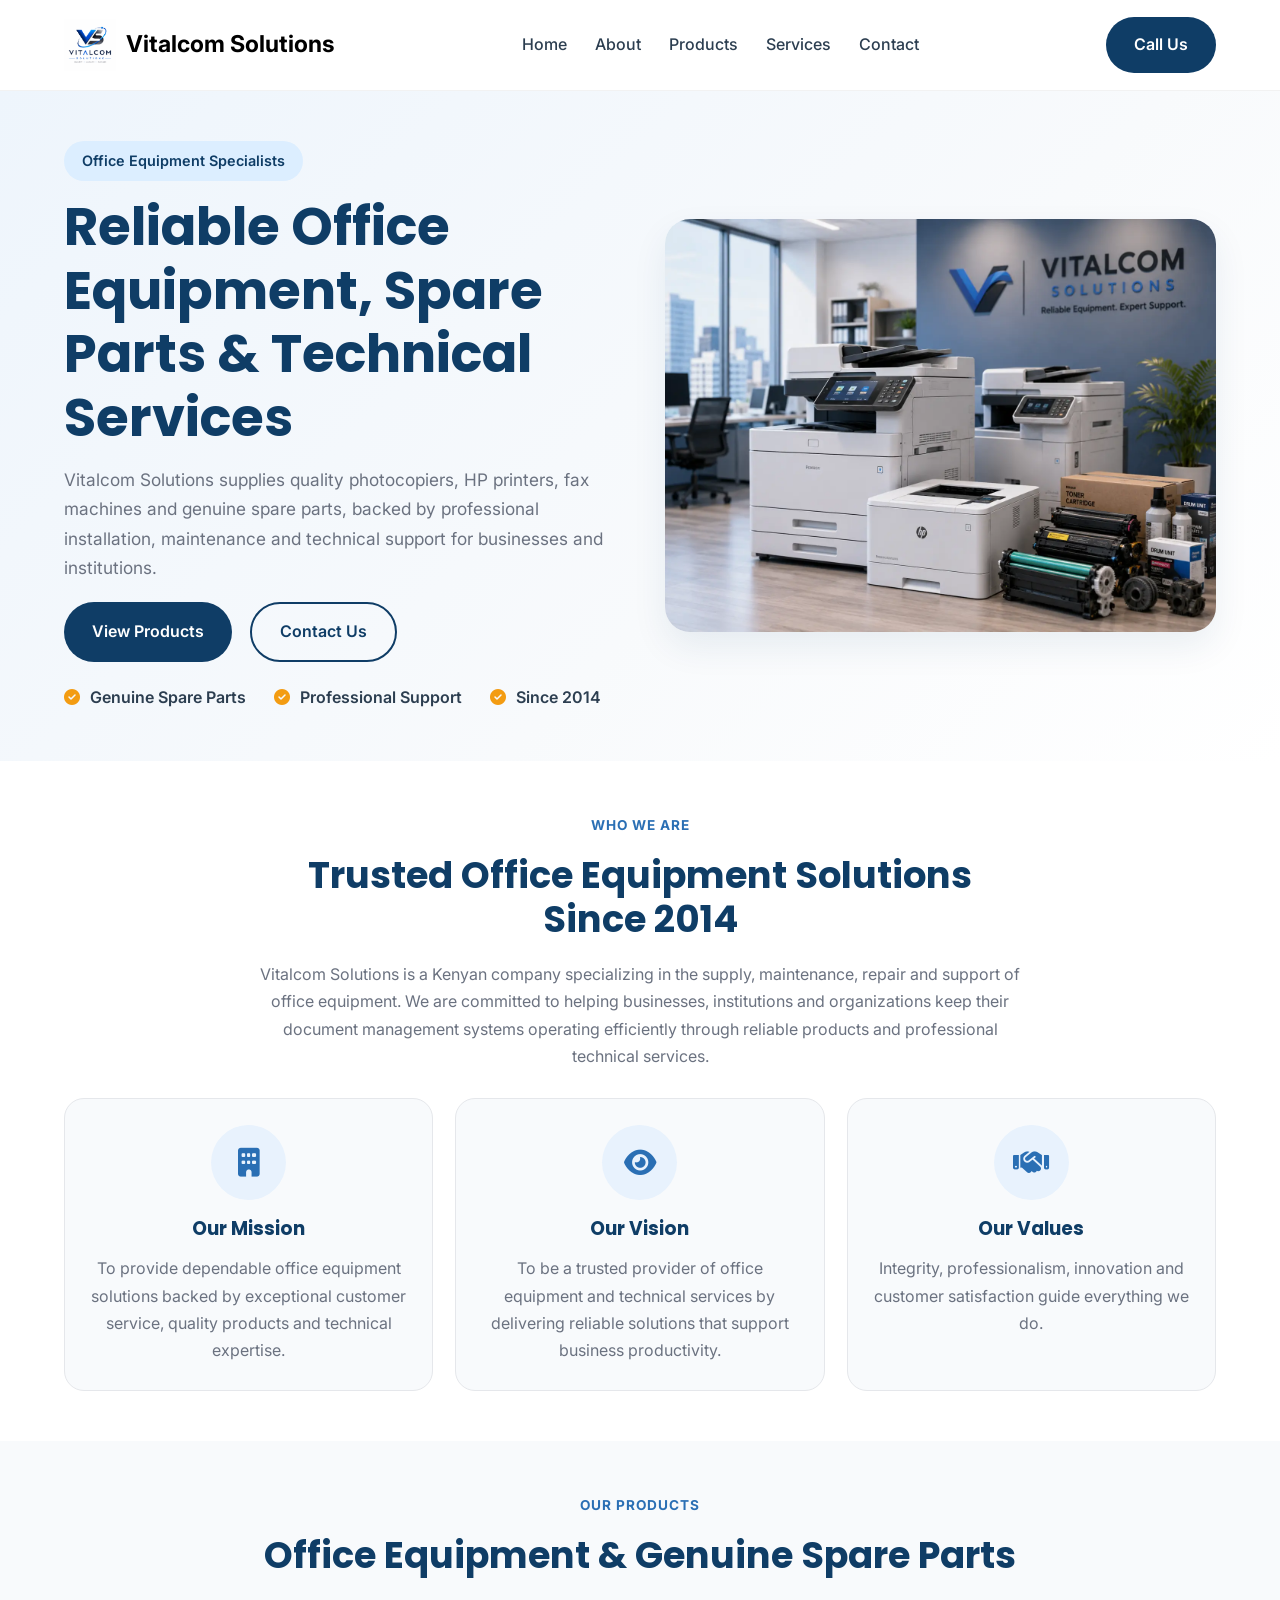
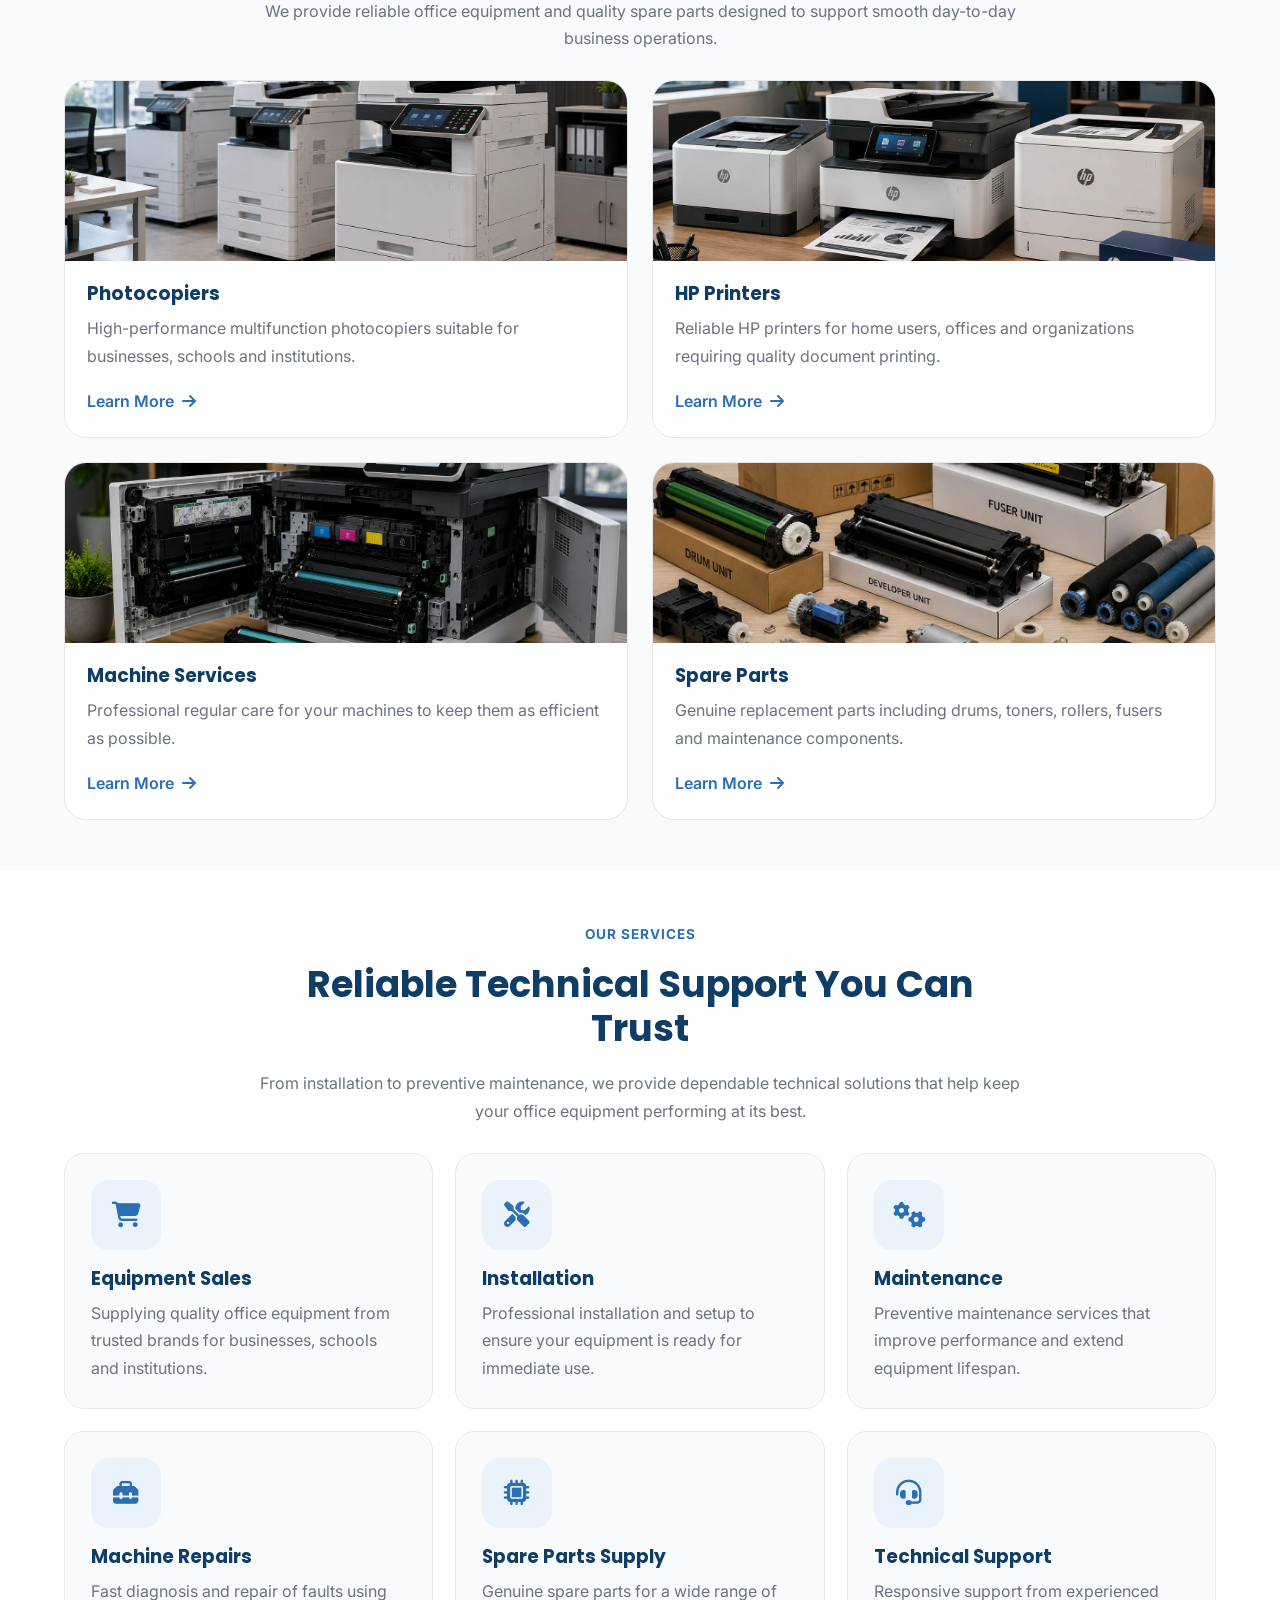
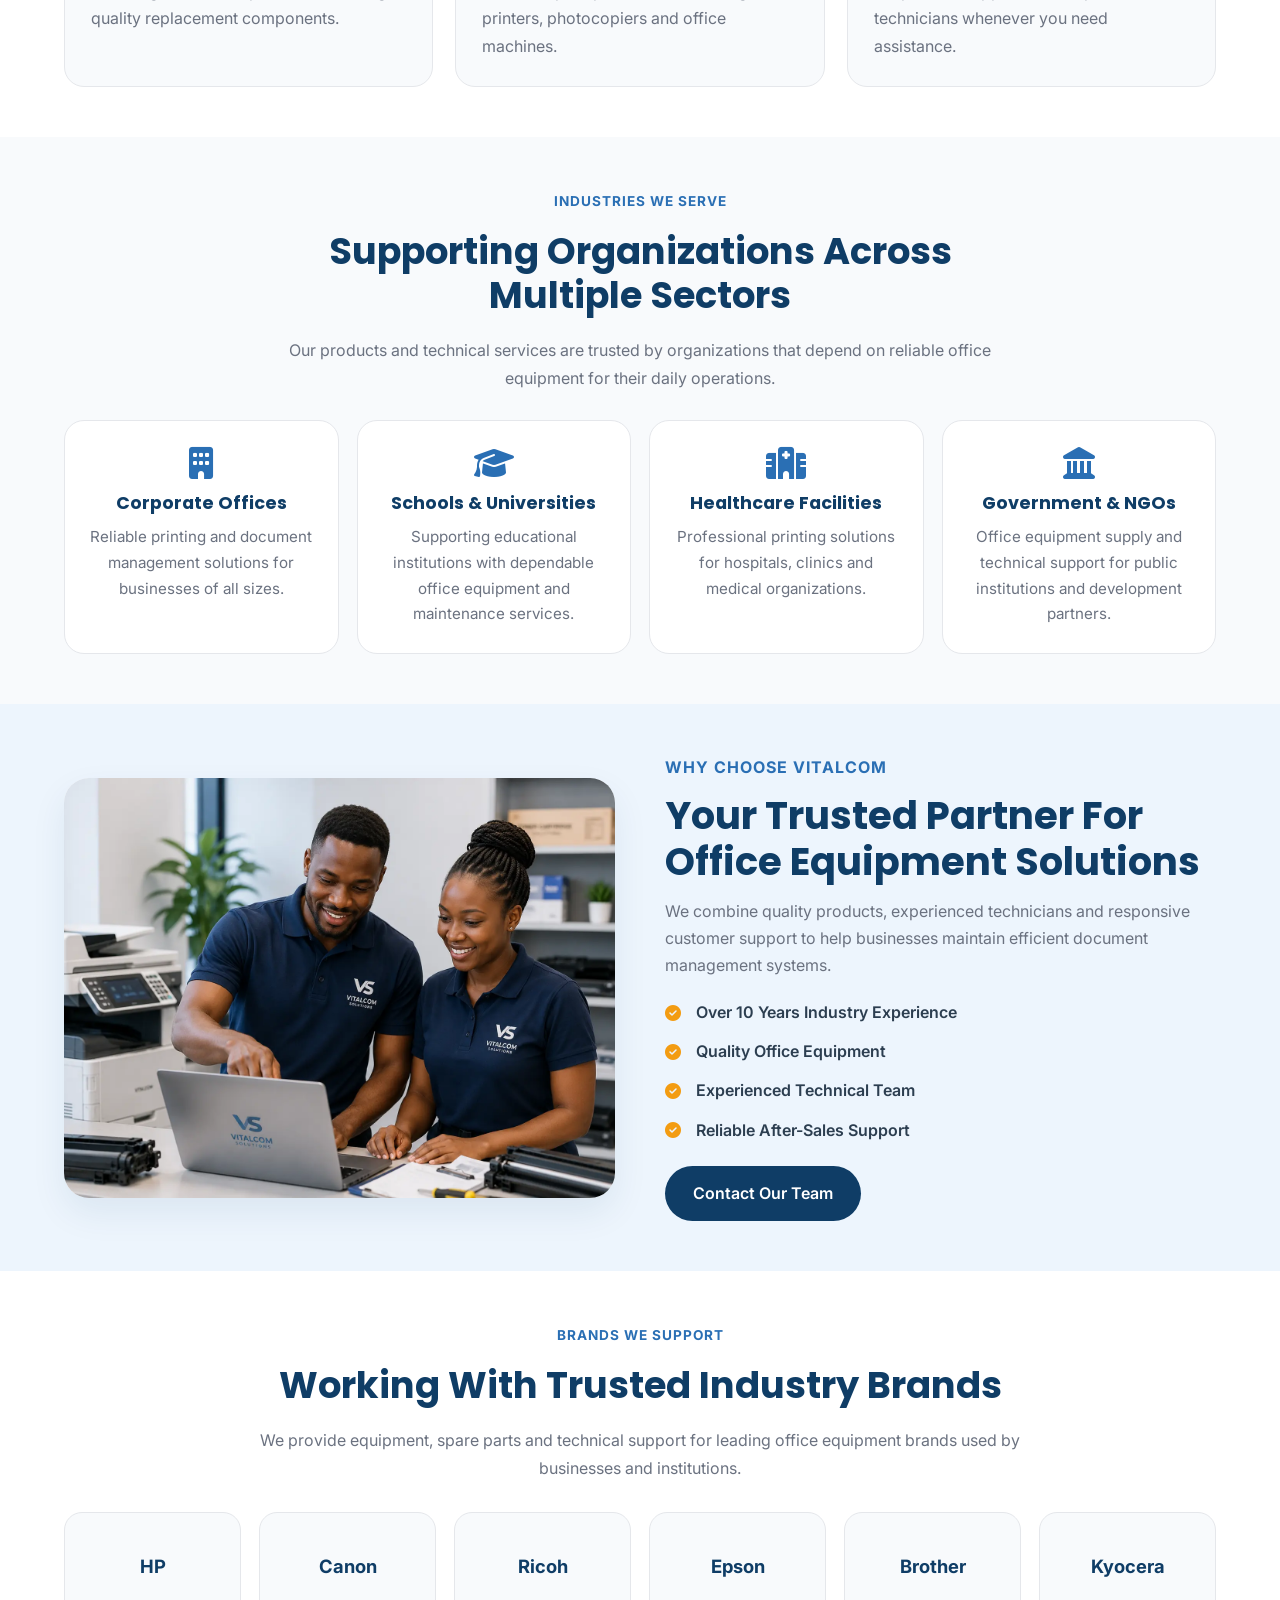
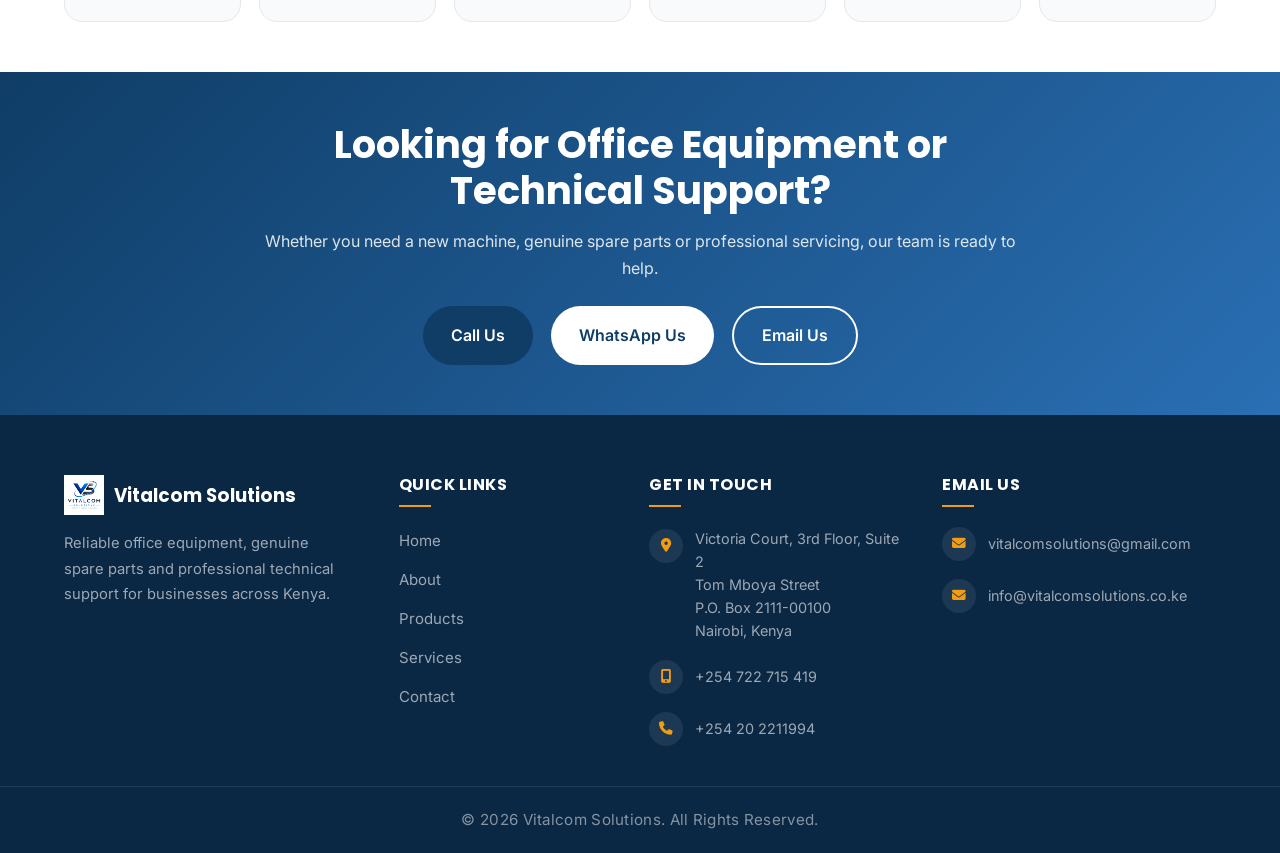
<file: index.html>
<!doctype html>
<html lang="en">
  <head>
    <!-- ===================================
         META INFORMATION
    ==================================== -->
    <meta charset="UTF-8" />
    <meta name="viewport" content="width=device-width, initial-scale=1.0" />

    <title>Vitalcom Solutions | Office Equipment & Technical Services</title>

    <meta
      name="description"
      content="Vitalcom Solutions provides professional office equipment, photocopiers, HP printers, fax machines, spare parts, maintenance and technical support across Kenya."
    />

    <!-- Google Fonts -->
    <link rel="preconnect" href="https://fonts.googleapis.com" />
    <link rel="preconnect" href="https://fonts.gstatic.com" crossorigin />

    <link
      href="https://fonts.googleapis.com/css2?family=Inter:wght@300;400;500;600&family=Poppins:wght@400;500;600;700&display=swap"
      rel="stylesheet"
    />

    <!-- CSS -->
    <link rel="stylesheet" href="css/style.css" />

    <!-- Icons -->
    <link
      rel="stylesheet"
      href="https://cdnjs.cloudflare.com/ajax/libs/font-awesome/6.7.2/css/all.min.css"
    />

    <link rel="icon" href="/images/vslogo.webp" />
  </head>

  <body>
    <!-- ===================================
     HEADER
==================================== -->

    <header class="header">
      <div class="container">
        <a href="index.html" class="logo">
          <img src="images/vslogo.webp" alt="Vitalcom Solutions Logo" />
          <span class="logo-text">Vitalcom Solutions</span>
        </a>

        <nav class="navbar" id="navbar">
          <ul class="nav-links">
            <li><a href="#home">Home</a></li>

            <li><a href="#about">About</a></li>

            <li><a href="products.html">Products</a></li>

            <li><a href="#services">Services</a></li>

            <li><a href="#contact">Contact</a></li>
          </ul>
        </nav>

        <a href="tel:+254722715419" class="btn btn-primary"> Call Us </a>

        <button class="mobile-menu" id="menuToggle">
          <i class="fa-solid fa-bars"></i>
        </button>
      </div>
    </header>

    <div class="nav-overlay" id="navOverlay"></div>

    <!-- ===================================
     MAIN
==================================== -->

    <main>
      <!-- ===================================
     HERO SECTION
==================================== -->

      <section class="hero" id="home">
        <div class="container hero-grid">
          <!-- LEFT -->

          <div class="hero-content">
            <span class="hero-tag"> Office Equipment Specialists </span>

            <h1>Reliable Office Equipment, Spare Parts & Technical Services</h1>

            <p>
              Vitalcom Solutions supplies quality photocopiers, HP printers, fax
              machines and genuine spare parts, backed by professional
              installation, maintenance and technical support for businesses and
              institutions.
            </p>

            <div class="hero-buttons">
              <a href="products.html" class="btn btn-primary">
                View Products
              </a>

              <a href="#contact" class="btn btn-secondary"> Contact Us </a>
            </div>

            <div class="hero-highlights">
              <div>
                <i class="fa-solid fa-circle-check"></i>

                Genuine Spare Parts
              </div>

              <div>
                <i class="fa-solid fa-circle-check"></i>

                Professional Support
              </div>

              <div>
                <i class="fa-solid fa-circle-check"></i>

                Since 2014
              </div>
            </div>
          </div>

          <!-- RIGHT -->

          <div class="hero-image">
            <div class="hero-image-placeholder">
              <img
                src="images/hero.webp"
                alt="Vitalcom Solutions office equipment"
              />
            </div>
          </div>
        </div>
      </section>

      <!-- ===================================
     ABOUT SECTION
==================================== -->

      <section class="about" id="about">
        <div class="container">
          <div class="section-heading">
            <span>Who We Are</span>

            <h2>Trusted Office Equipment Solutions Since 2014</h2>

            <p>
              Vitalcom Solutions is a Kenyan company specializing in the supply,
              maintenance, repair and support of office equipment. We are
              committed to helping businesses, institutions and organizations
              keep their document management systems operating efficiently
              through reliable products and professional technical services.
            </p>
          </div>

          <div class="about-grid">
            <div class="about-card">
              <i class="fa-solid fa-building"></i>

              <h3>Our Mission</h3>

              <p>
                To provide dependable office equipment solutions backed by
                exceptional customer service, quality products and technical
                expertise.
              </p>
            </div>

            <div class="about-card">
              <i class="fa-solid fa-eye"></i>

              <h3>Our Vision</h3>

              <p>
                To be a trusted provider of office equipment and technical
                services by delivering reliable solutions that support business
                productivity.
              </p>
            </div>

            <div class="about-card">
              <i class="fa-solid fa-handshake"></i>

              <h3>Our Values</h3>

              <p>
                Integrity, professionalism, innovation and customer satisfaction
                guide everything we do.
              </p>
            </div>
          </div>
        </div>
      </section>

      <!-- ===================================
     PRODUCTS OVERVIEW
==================================== -->

      <section class="products-preview">
        <div class="container">
          <div class="section-heading">
            <span>Our Products</span>

            <h2>Office Equipment & Genuine Spare Parts</h2>

            <p>
              We provide reliable office equipment and quality spare parts
              designed to support smooth day-to-day business operations.
            </p>
          </div>

          <div class="product-grid">
            <!-- Card 1 -->

            <article class="product-card">
              <div class="product-image">
                <img src="images/photocopiers.webp" alt="Photocopiers" />
              </div>

              <div class="product-content">
                <h3>Photocopiers</h3>

                <p>
                  High-performance multifunction photocopiers suitable for
                  businesses, schools and institutions.
                </p>

                <a href="products.html">
                  Learn More

                  <i class="fa-solid fa-arrow-right"></i>
                </a>
              </div>
            </article>

            <!-- Card 2 -->

            <article class="product-card">
              <div class="product-image">
                <img src="images/hp-printers.webp" alt="HP Printers" />
              </div>

              <div class="product-content">
                <h3>HP Printers</h3>

                <p>
                  Reliable HP printers for home users, offices and organizations
                  requiring quality document printing.
                </p>

                <a href="products.html">
                  Learn More

                  <i class="fa-solid fa-arrow-right"></i>
                </a>
              </div>
            </article>

            <!-- Card 3 -->

            <article class="product-card">
              <div class="product-image">
                <img src="images/services.webp" alt="Fax Machines" />
              </div>

              <div class="product-content">
                <h3>Machine Services</h3>

                <p>
                  Professional regular care for your machines to keep them as
                  efficient as possible.
                </p>

                <a href="products.html">
                  Learn More

                  <i class="fa-solid fa-arrow-right"></i>
                </a>
              </div>
            </article>

            <!-- Card 4 -->

            <article class="product-card">
              <div class="product-image">
                <img src="images/spare-parts.webp" alt="Spare Parts" />
              </div>

              <div class="product-content">
                <h3>Spare Parts</h3>

                <p>
                  Genuine replacement parts including drums, toners, rollers,
                  fusers and maintenance components.
                </p>

                <a href="products.html">
                  Learn More

                  <i class="fa-solid fa-arrow-right"></i>
                </a>
              </div>
            </article>
          </div>
        </div>
      </section>

      <!-- ===================================
     SERVICES
==================================== -->

      <section class="services" id="services">
        <div class="container">
          <div class="section-heading">
            <span>Our Services</span>

            <h2>Reliable Technical Support You Can Trust</h2>

            <p>
              From installation to preventive maintenance, we provide dependable
              technical solutions that help keep your office equipment
              performing at its best.
            </p>
          </div>

          <div class="services-grid">
            <article class="service-card">
              <div class="service-icon">
                <i class="fa-solid fa-cart-shopping"></i>
              </div>

              <h3>Equipment Sales</h3>

              <p>
                Supplying quality office equipment from trusted brands for
                businesses, schools and institutions.
              </p>
            </article>

            <article class="service-card">
              <div class="service-icon">
                <i class="fa-solid fa-screwdriver-wrench"></i>
              </div>

              <h3>Installation</h3>

              <p>
                Professional installation and setup to ensure your equipment is
                ready for immediate use.
              </p>
            </article>

            <article class="service-card">
              <div class="service-icon">
                <i class="fa-solid fa-gears"></i>
              </div>

              <h3>Maintenance</h3>

              <p>
                Preventive maintenance services that improve performance and
                extend equipment lifespan.
              </p>
            </article>

            <article class="service-card">
              <div class="service-icon">
                <i class="fa-solid fa-toolbox"></i>
              </div>

              <h3>Machine Repairs</h3>

              <p>
                Fast diagnosis and repair of faults using quality replacement
                components.
              </p>
            </article>

            <article class="service-card">
              <div class="service-icon">
                <i class="fa-solid fa-microchip"></i>
              </div>

              <h3>Spare Parts Supply</h3>

              <p>
                Genuine spare parts for a wide range of printers, photocopiers
                and office machines.
              </p>
            </article>

            <article class="service-card">
              <div class="service-icon">
                <i class="fa-solid fa-headset"></i>
              </div>

              <h3>Technical Support</h3>

              <p>
                Responsive support from experienced technicians whenever you
                need assistance.
              </p>
            </article>
          </div>
        </div>
      </section>

      <!-- ===================================
     INDUSTRIES WE SERVE
==================================== -->

      <section class="industries">
        <div class="container">
          <div class="section-heading">
            <span>Industries We Serve</span>

            <h2>Supporting Organizations Across Multiple Sectors</h2>

            <p>
              Our products and technical services are trusted by organizations
              that depend on reliable office equipment for their daily
              operations.
            </p>
          </div>

          <div class="industries-grid">
            <article class="industry-card">
              <i class="fa-solid fa-building"></i>

              <h3>Corporate Offices</h3>

              <p>
                Reliable printing and document management solutions for
                businesses of all sizes.
              </p>
            </article>

            <article class="industry-card">
              <i class="fa-solid fa-graduation-cap"></i>

              <h3>Schools & Universities</h3>

              <p>
                Supporting educational institutions with dependable office
                equipment and maintenance services.
              </p>
            </article>

            <article class="industry-card">
              <i class="fa-solid fa-hospital"></i>

              <h3>Healthcare Facilities</h3>

              <p>
                Professional printing solutions for hospitals, clinics and
                medical organizations.
              </p>
            </article>

            <article class="industry-card">
              <i class="fa-solid fa-landmark"></i>

              <h3>Government & NGOs</h3>

              <p>
                Office equipment supply and technical support for public
                institutions and development partners.
              </p>
            </article>
          </div>
        </div>
      </section>

      <!-- ===================================
     WHY CHOOSE US
==================================== -->

      <section class="why-us">
        <div class="container why-grid">
          <!-- Left -->

          <div class="why-image">
            <div class="why-placeholder">
              <img
                src="images/vs-team.webp"
                alt="Vitalcom Solutions technical team"
              />
            </div>
          </div>

          <!-- Right -->

          <div class="why-content">
            <span class="section-tag"> Why Choose Vitalcom </span>

            <h2>Your Trusted Partner For Office Equipment Solutions</h2>

            <p>
              We combine quality products, experienced technicians and
              responsive customer support to help businesses maintain efficient
              document management systems.
            </p>

            <div class="why-list">
              <div>
                <i class="fa-solid fa-circle-check"></i>

                <span>Over 10 Years Industry Experience</span>
              </div>

              <div>
                <i class="fa-solid fa-circle-check"></i>

                <span>Quality Office Equipment</span>
              </div>

              <div>
                <i class="fa-solid fa-circle-check"></i>

                <span>Experienced Technical Team</span>
              </div>

              <div>
                <i class="fa-solid fa-circle-check"></i>

                <span>Reliable After-Sales Support</span>
              </div>
            </div>

            <a href="#contact" class="btn btn-primary"> Contact Our Team </a>
          </div>
        </div>
      </section>

      <!-- ===================================
     BRANDS
==================================== -->

      <section class="brands">
        <div class="container">
          <div class="section-heading">
            <span>Brands We Support</span>

            <h2>Working With Trusted Industry Brands</h2>

            <p>
              We provide equipment, spare parts and technical support for
              leading office equipment brands used by businesses and
              institutions.
            </p>
          </div>

          <div class="brands-grid">
            <div class="brand-card">HP</div>

            <div class="brand-card">Canon</div>

            <div class="brand-card">Ricoh</div>

            <div class="brand-card">Epson</div>

            <div class="brand-card">Brother</div>

            <div class="brand-card">Kyocera</div>
          </div>
        </div>
      </section>

      <!-- ===================================
     CONTACT CTA
==================================== -->

      <section class="contact-cta" id="contact">
        <div class="container">
          <div class="cta-box">
            <h2>Looking for Office Equipment or Technical Support?</h2>

            <p>
              Whether you need a new machine, genuine spare parts or
              professional servicing, our team is ready to help.
            </p>

            <div class="cta-buttons">
              <a href="tel:+254722715419" class="btn btn-primary"> Call Us </a>

              <a
                href="https://wa.me/254722715419?text=Hi%2C%20I%27d%20like%20to%20enquire%20about%20your%20office%20equipment"
                class="btn btn-whatsapp"
                target="_blank"
              >
                WhatsApp Us
              </a>

              <a
                href="mailto:vitalcomsolutions@gmail.com?cc=thomas@vitalcomsolutions.co.ke&subject=Office%20Equipment%20Enquiry"
                class="btn btn-secondary"
              >
                Email Us
              </a>
            </div>
          </div>
        </div>
      </section>
    </main>

    <!-- ===================================
     FOOTER
==================================== -->

    <footer class="footer">
      <div class="container footer-grid">
        <div class="footer-col footer-brand">
          <a href="index.html" class="footer-logo">
            <img src="images/vslogo.webp" alt="Vitalcom Solutions Logo" />
            <span>Vitalcom Solutions</span>
          </a>

          <p>
            Reliable office equipment, genuine spare parts and professional
            technical support for businesses across Kenya.
          </p>
        </div>

        <div class="footer-col">
          <h4>Quick Links</h4>

          <ul class="footer-links">
            <li><a href="index.html#home">Home</a></li>

            <li><a href="index.html#about">About</a></li>

            <li><a href="products.html">Products</a></li>

            <li><a href="index.html#services">Services</a></li>

            <li><a href="index.html#contact">Contact</a></li>
          </ul>
        </div>

        <div class="footer-col">
          <h4>Get In Touch</h4>

          <ul class="footer-contact">
            <li class="footer-address">
              <i class="fa-solid fa-location-dot"></i>

              <span>
                Victoria Court, 3rd Floor, Suite 2<br />
                Tom Mboya Street<br />
                P.O. Box 2111-00100<br />
                Nairobi, Kenya
              </span>
            </li>

            <li>
              <i class="fa-solid fa-mobile-screen-button"></i>

              <a href="tel:+254722715419">+254 722 715 419</a>
            </li>

            <li>
              <i class="fa-solid fa-phone"></i>

              <a href="tel:+254202211994">+254 20 2211994</a>
            </li>
          </ul>
        </div>

        <div class="footer-col">
          <h4>Email Us</h4>

          <ul class="footer-contact">
            <li>
              <i class="fa-solid fa-envelope"></i>

              <a
                href="mailto:vitalcomsolutions@gmail.com?cc=thomas@vitalcomsolutions.co.ke&subject=Service%20Enquiry"
              >
                vitalcomsolutions@gmail.com
              </a>
            </li>

            <li>
              <i class="fa-solid fa-envelope"></i>

              <a
                href="mailto:Info@vitalcomsolutions.co.ke?cc=thomas@vitalcomsolutions.co.ke&subject=Service%20Enquiry"
              >
                info@vitalcomsolutions.co.ke
              </a>
            </li>
          </ul>
        </div>
      </div>

      <div class="footer-bottom">
        <div class="container">
          <div class="copyright">
            © 2026 Vitalcom Solutions. All Rights Reserved.
          </div>
        </div>
      </div>
    </footer>

    <script src="js/script.js"></script>
  </body>
</html>
</file>
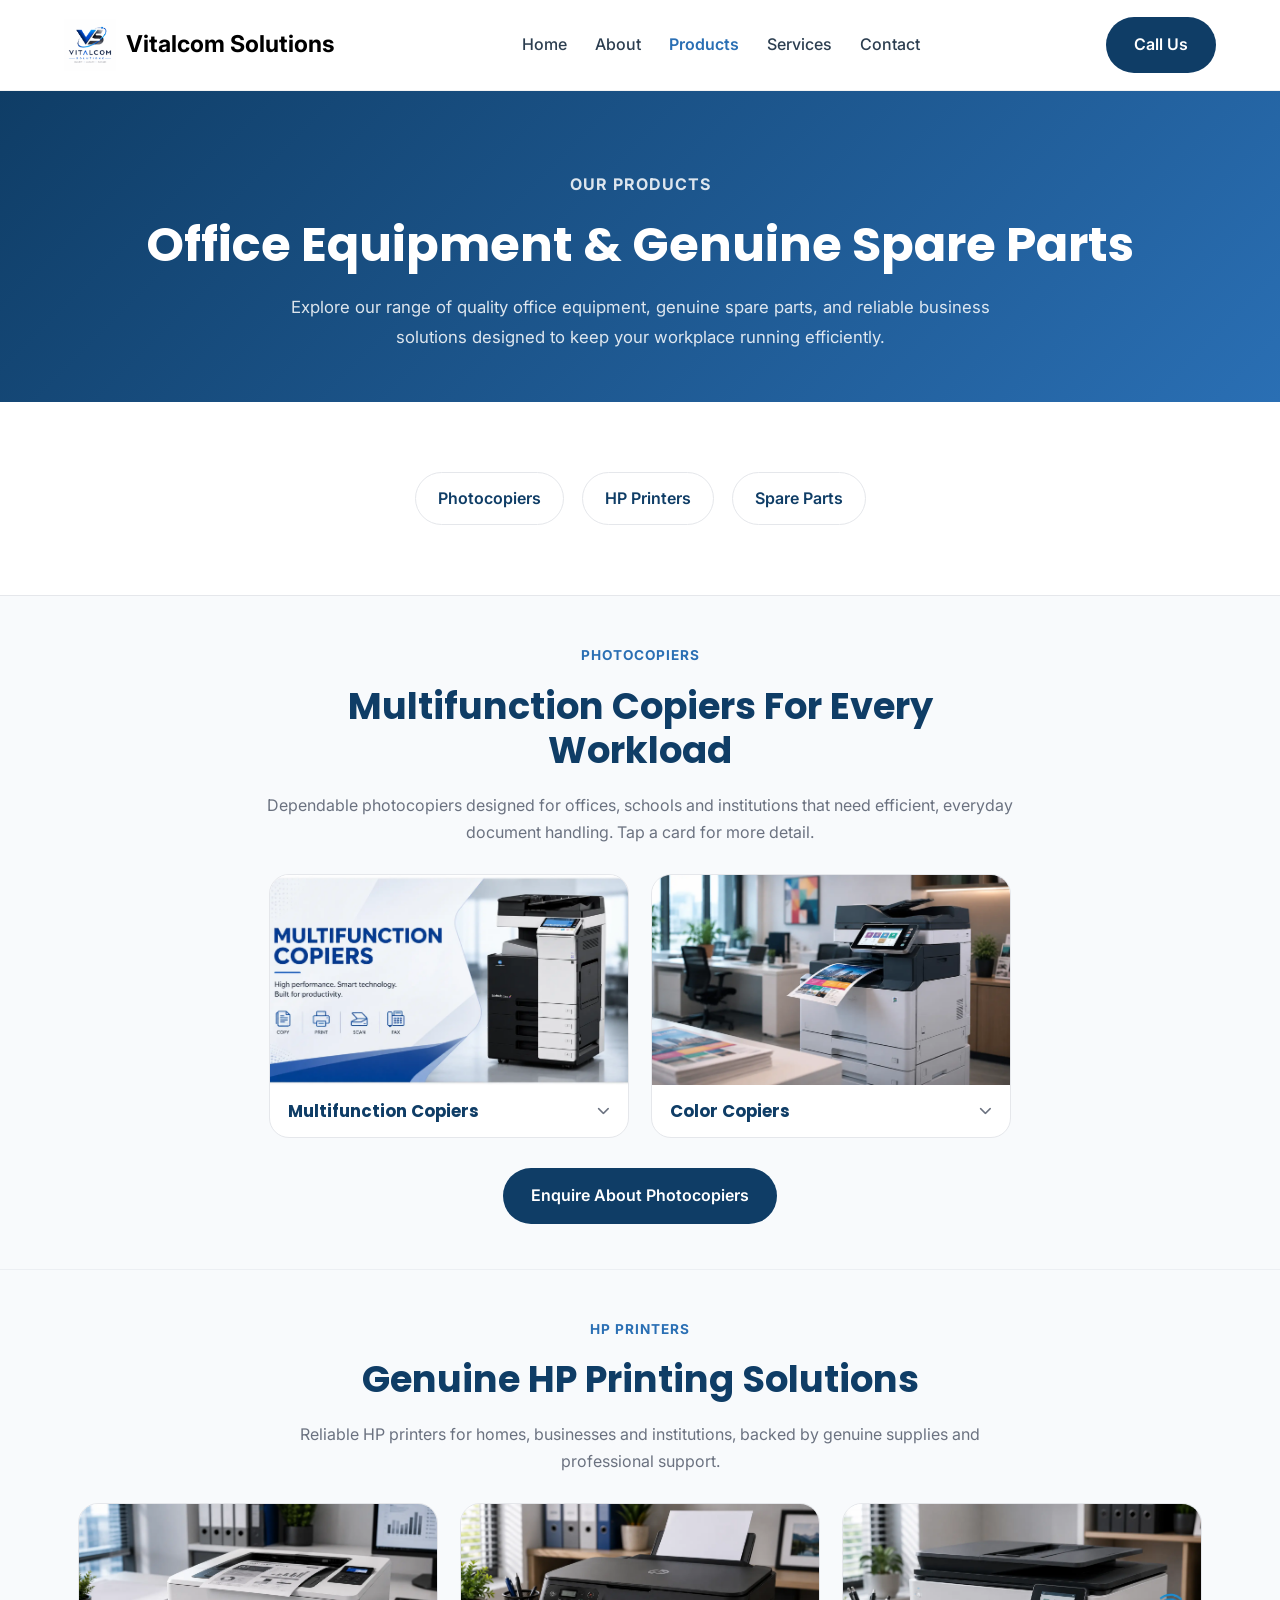
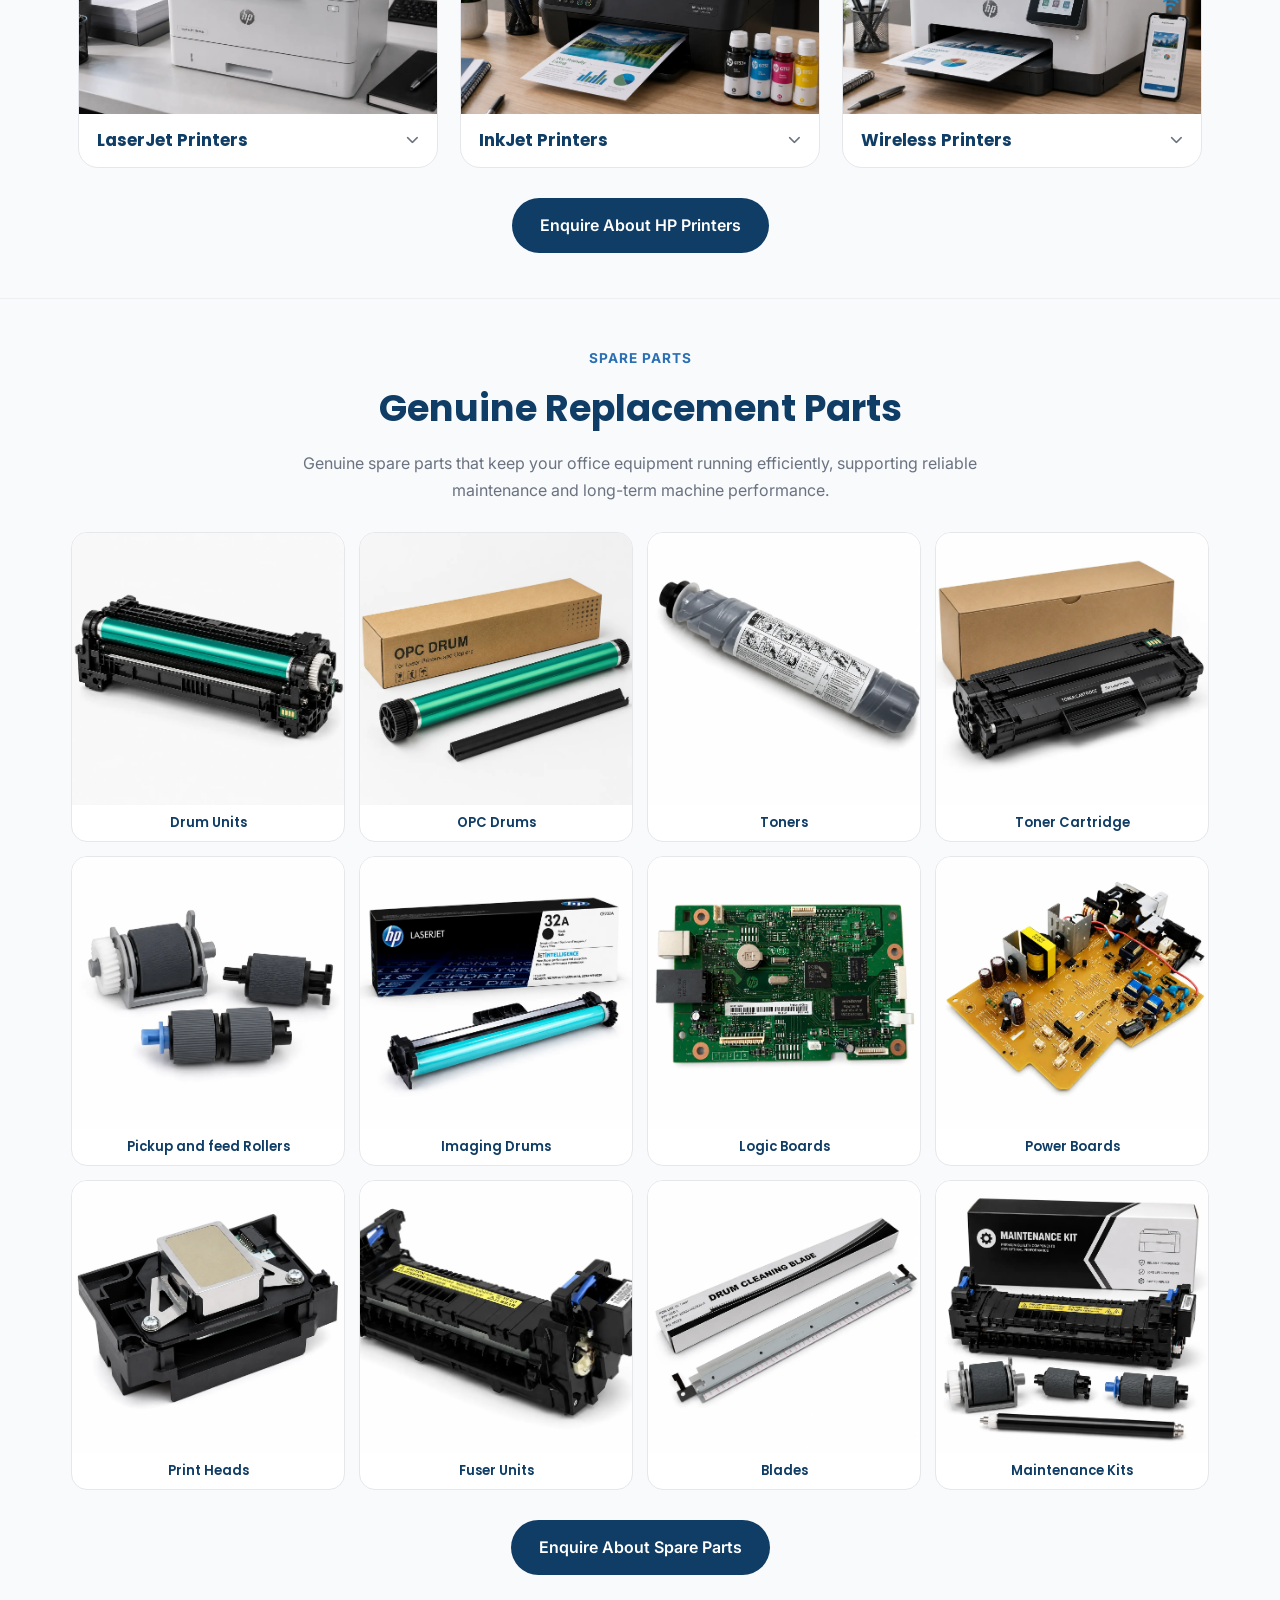
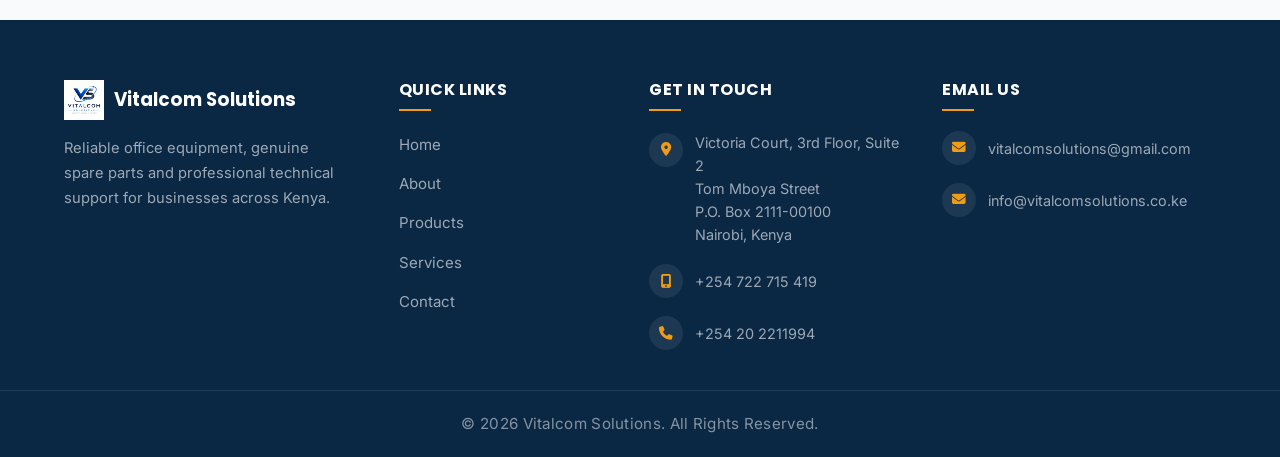
<file: products.html>
<!doctype html>
<html lang="en">
  <head>
    <!-- ===================================
         META INFORMATION
    ==================================== -->
    <meta charset="UTF-8" />
    <meta name="viewport" content="width=device-width, initial-scale=1.0" />

    <title>Our Products | Vitalcom Solutions</title>

    <meta
      name="description"
      content="Explore Vitalcom Solutions' range of photocopiers, HP printers, fax machines and genuine spare parts, backed by professional technical support across Kenya."
    />

    <!-- Google Fonts -->
    <link rel="preconnect" href="https://fonts.googleapis.com" />
    <link rel="preconnect" href="https://fonts.gstatic.com" crossorigin />

    <link
      href="https://fonts.googleapis.com/css2?family=Inter:wght@300;400;500;600&family=Poppins:wght@400;500;600;700&display=swap"
      rel="stylesheet"
    />

    <!-- CSS -->
    <link rel="stylesheet" href="css/style.css" />

    <!-- Icons -->
    <link
      rel="stylesheet"
      href="https://cdnjs.cloudflare.com/ajax/libs/font-awesome/6.7.2/css/all.min.css"
    />

    <link rel="icon" href="/images/vslogo.webp" />
  </head>

  <body>
    <!-- ===================================
     HEADER
==================================== -->

    <header class="header">
      <div class="container">
        <a href="index.html" class="logo">
          <img src="images/vslogo.webp" alt="Vitalcom Solutions Logo" />
          <span class="logo-text">Vitalcom Solutions</span>
        </a>

        <nav class="navbar" id="navbar">
          <ul class="nav-links">
            <li>
              <a href="index.html#home">Home</a>
            </li>

            <li>
              <a href="index.html#about">About</a>
            </li>

            <li>
              <a href="products.html" class="active">Products</a>
            </li>

            <li>
              <a href="index.html#services">Services</a>
            </li>

            <li>
              <a href="index.html#contact">Contact</a>
            </li>
          </ul>
        </nav>

        <a href="tel:+254722715419" class="btn btn-primary"> Call Us </a>

        <button class="mobile-menu" id="menuToggle">
          <i class="fa-solid fa-bars"></i>
        </button>
      </div>
    </header>

    <div class="nav-overlay" id="navOverlay"></div>

    <!-- ===================================
     MAIN
==================================== -->

    <main>
      <!-- ===================================
     PAGE HERO
==================================== -->

      <section class="page-hero">
        <div class="container">
          <span class="section-tag"> Our Products </span>

          <h1>Office Equipment & Genuine Spare Parts</h1>

          <p>
            Explore our range of quality office equipment, genuine spare parts,
            and reliable business solutions designed to keep your workplace
            running efficiently.
          </p>
        </div>
      </section>

      <!-- ===================================
     PRODUCT NAVIGATION
==================================== -->

      <section class="product-nav">
        <div class="container">
          <a href="#photocopiers">Photocopiers</a>

          <a href="#printers">HP Printers</a>

          <a href="#spares">Spare Parts</a>
        </div>
      </section>

      <!-- ===================================
     PHOTOCOPIERS
==================================== -->

      <section class="product-section" id="photocopiers">
        <div class="container">
          <div class="section-heading">
            <span class="section-tag"> Photocopiers </span>

            <h2>Multifunction Copiers For Every Workload</h2>

            <p>
              Dependable photocopiers designed for offices, schools and
              institutions that need efficient, everyday document handling. Tap
              a card for more detail.
            </p>
          </div>

          <div class="product-type-grid">
            <article class="product-type-card" tabindex="0">
              <div class="type-image">
                <img
                  src="/images/multifunctional-copier.webp"
                  alt="Multifunction Copiers"
                />
              </div>

              <div class="type-content">
                <h3>
                  Multifunction Copiers
                  <i class="fa-solid fa-chevron-down type-toggle-icon"></i>
                </h3>

                <p class="type-description">
                  Print, copy and scan from a single, space-saving machine.
                </p>
              </div>
            </article>

            <article class="product-type-card" tabindex="0">
              <div class="type-image">
                <img src="/images/color-copiers.webp" alt="Color Copiers" />
              </div>

              <div class="type-content">
                <h3>
                  Color Copiers
                  <i class="fa-solid fa-chevron-down type-toggle-icon"></i>
                </h3>

                <p class="type-description">
                  Sharp, vibrant color reproduction for presentations and
                  marketing material.
                </p>
              </div>
            </article>
          </div>

          <div class="product-cta">
            <a href="#contact" class="btn btn-primary">
              Enquire About Photocopiers
            </a>
          </div>
        </div>
      </section>

      <!-- ===================================
     HP PRINTERS
==================================== -->

      <section class="product-section" id="printers">
        <div class="container">
          <div class="section-heading">
            <span class="section-tag"> HP Printers </span>

            <h2>Genuine HP Printing Solutions</h2>

            <p>
              Reliable HP printers for homes, businesses and institutions,
              backed by genuine supplies and professional support.
            </p>
          </div>

          <div class="product-type-grid">
            <article class="product-type-card" tabindex="0">
              <div class="type-image">
                <img src="/images/laserJet.webp" alt="LaserJet Printers" />
              </div>

              <div class="type-content">
                <h3>
                  LaserJet Printers
                  <i class="fa-solid fa-chevron-down type-toggle-icon"></i>
                </h3>

                <p class="type-description">
                  Crisp, fast printing built for high-volume office use.
                </p>
              </div>
            </article>

            <article class="product-type-card" tabindex="0">
              <div class="type-image">
                <img src="/images/inkJet.webp" alt="InkJet Printers" />
              </div>

              <div class="type-content">
                <h3>
                  InkJet Printers
                  <i class="fa-solid fa-chevron-down type-toggle-icon"></i>
                </h3>

                <p class="type-description">
                  Quality color output, ideal for everyday documents.
                </p>
              </div>
            </article>

            <article class="product-type-card" tabindex="0">
              <div class="type-image">
                <img src="/images/wireless.webp" alt="Wireless Printers" />
              </div>

              <div class="type-content">
                <h3>
                  Wireless Printers
                  <i class="fa-solid fa-chevron-down type-toggle-icon"></i>
                </h3>

                <p class="type-description">
                  Print from anywhere in the office without the cables.
                </p>
              </div>
            </article>
          </div>

          <div class="product-cta">
            <a href="#contact" class="btn btn-primary">
              Enquire About HP Printers
            </a>
          </div>
        </div>
      </section>

      <!-- ===================================
     SPARE PARTS
==================================== -->

      <section class="product-section" id="spares">
        <div class="container">
          <div class="section-heading">
            <span class="section-tag"> Spare Parts </span>

            <h2>Genuine Replacement Parts</h2>

            <p>
              Genuine spare parts that keep your office equipment running
              efficiently, supporting reliable maintenance and long-term machine
              performance.
            </p>
          </div>

          <div class="spare-items-grid">
            <article class="spare-item-card">
              <div class="spare-item-image">
                <img src="/images/drum-units.webp" alt="Toners & Drums" />
              </div>

              <h3>Drum Units</h3>
            </article>

            <article class="spare-item-card">
              <div class="spare-item-image">
                <img src="/images/opc-drums.webp" alt="Toners & Drums" />
              </div>

              <h3>OPC Drums</h3>
            </article>

            <article class="spare-item-card">
              <div class="spare-item-image">
                <img src="/images/toner.webp" alt="Toners & Drums" />
              </div>

              <h3>Toners</h3>
            </article>

            <article class="spare-item-card">
              <div class="spare-item-image">
                <img src="/images/toner-cartridge.webp" alt="Fuser Units" />
              </div>

              <h3>Toner Cartridge</h3>
            </article>

            <article class="spare-item-card">
              <div class="spare-item-image">
                <img src="/images/rollers.webp" alt="Feed & Pickup Rollers" />
              </div>

              <h3>Pickup and feed Rollers</h3>
            </article>

            <article class="spare-item-card">
              <div class="spare-item-image">
                <img src="/images/image-drum.webp" alt="Feed & Pickup Rollers" />
              </div>

              <h3>Imaging Drums</h3>
            </article>

            <article class="spare-item-card">
              <div class="spare-item-image">
                <img src="/images/logic-board.webp" alt="Boards & Print Heads" />
              </div>

              <h3>Logic Boards</h3>
            </article>

            <article class="spare-item-card">
              <div class="spare-item-image">
                <img src="/images/power-board.webp" alt="Boards & Print Heads" />
              </div>

              <h3>Power Boards</h3>
            </article>

            <article class="spare-item-card">
              <div class="spare-item-image">
                <img
                  src="/images/printer-head.webp"
                  alt="Boards & Print Heads"
                />
              </div>

              <h3>Print Heads</h3>
            </article>

            <article class="spare-item-card">
              <div class="spare-item-image">
                <img
                  src="/images/fuser-unit.webp"
                  alt="Imaging Drums & Blades"
                />
              </div>

              <h3>Fuser Units</h3>
            </article>

            <article class="spare-item-card">
              <div class="spare-item-image">
                <img src="/images/blade.webp" alt="Imaging Drums & Blades" />
              </div>

              <h3>Blades</h3>
            </article>

            <article class="spare-item-card">
              <div class="spare-item-image">
                <img src="/images/kit.webp" alt="Maintenance Kits" />
              </div>

              <h3>Maintenance Kits</h3>
            </article>
          </div>

          <div class="product-cta">
            <a href="index.html#contact" class="btn btn-primary">
              Enquire About Spare Parts
            </a>
          </div>
        </div>
      </section>
    </main>

    <!-- ===================================
     FOOTER
==================================== -->

    <footer class="footer">
      <div class="container footer-grid">
        <div class="footer-col footer-brand">
          <a href="index.html" class="footer-logo">
            <img src="images/vslogo.webp" alt="Vitalcom Solutions Logo" />
            <span>Vitalcom Solutions</span>
          </a>

          <p>
            Reliable office equipment, genuine spare parts and professional
            technical support for businesses across Kenya.
          </p>
        </div>

        <div class="footer-col">
          <h4>Quick Links</h4>

          <ul class="footer-links">
            <li><a href="index.html#home">Home</a></li>

            <li><a href="index.html#about">About</a></li>

            <li><a href="products.html">Products</a></li>

            <li><a href="index.html#services">Services</a></li>

            <li><a href="index.html#contact">Contact</a></li>
          </ul>
        </div>

        <div class="footer-col">
          <h4>Get In Touch</h4>

          <ul class="footer-contact">
            <li class="footer-address">
              <i class="fa-solid fa-location-dot"></i>

              <span>
                Victoria Court, 3rd Floor, Suite 2<br />
                Tom Mboya Street<br />
                P.O. Box 2111-00100<br />
                Nairobi, Kenya
              </span>
            </li>

            <li>
              <i class="fa-solid fa-mobile-screen-button"></i>

              <a href="tel:+254722715419">+254 722 715 419</a>
            </li>

            <li>
              <i class="fa-solid fa-phone"></i>

              <a href="tel:+254202211994">+254 20 2211994</a>
            </li>
          </ul>
        </div>

        <div class="footer-col">
          <h4>Email Us</h4>

          <ul class="footer-contact">
            <li>
              <i class="fa-solid fa-envelope"></i>

              <a
                href="mailto:vitalcomsolutions@gmail.com?cc=thomas@vitalcomsolutions.co.ke&subject=Service%20Enquiry"
              >
                vitalcomsolutions@gmail.com
              </a>
            </li>

            <li>
              <i class="fa-solid fa-envelope"></i>

              <a
                href="mailto:Info@vitalcomsolutions.co.ke?cc=thomas@vitalcomsolutions.co.ke&subject=Service%20Enquiry"
              >
                info@vitalcomsolutions.co.ke
              </a>
            </li>
          </ul>
        </div>
      </div>

      <div class="footer-bottom">
        <div class="container">
          <div class="copyright">
            © 2026 Vitalcom Solutions. All Rights Reserved.
          </div>
        </div>
      </div>
    </footer>

    <script src="js/script.js"></script>
  </body>
</html>
</file>
<file: css/style.css>
/* ==========================================================
   GOOGLE FONT RESET & BASE
========================================================== */

* {
  margin: 0;
  padding: 0;
  box-sizing: border-box;
}

html {
  scroll-behavior: smooth;
}

body {
  font-family: "Inter", sans-serif;
  background: #f8fafc;
  color: #2c3e50;
  line-height: 1.7;
}

img {
  max-width: 100%;
  display: block;
}

a {
  text-decoration: none;
}

ul {
  list-style: none;
}

/* ==========================================================
   VARIABLES
========================================================== */

:root {
  --primary: #0f3d66;
  --secondary: #2a6fb4;
  --accent: #f39c12;

  --text: #2c3e50;
  --text-light: #6b7280;

  --white: #ffffff;
  --background: #f8fafc;

  --border: #e5e7eb;

  --shadow: 0 15px 35px rgba(15, 61, 102, 0.08);

  --radius: 18px;

  --transition: 0.35s ease;
}

/* ==========================================================
   GLOBAL
========================================================== */

.container {
  width: min(1180px, 90%);
  margin: auto;
}

section {
  padding: 50px 0;
}

h1,
h2,
h3,
h4 {
  font-family: "Poppins", sans-serif;
  line-height: 1.2;
}

.btn {
  display: inline-flex;
  align-items: center;
  justify-content: center;

  padding: 14px 28px;

  border-radius: 999px;

  font-weight: 600;

  transition: var(--transition);
}

.btn-primary {
  background: var(--primary);
  color: white;
}

.btn-primary:hover {
  background: var(--secondary);
  transform: translateY(-2px);
}

.btn-secondary {
  border: 2px solid var(--primary);
  color: var(--primary);
}

.btn-secondary:hover {
  background: var(--primary);
  color: white;
}

/* ==========================================================
   HEADER
========================================================== */

.header {
  position: sticky;
  top: 0;

  background: white;

  z-index: 1000;

  border-bottom: 1px solid rgba(0, 0, 0, 0.05);
}

.header .container {
  display: flex;
  align-items: center;
  justify-content: space-between;

  height: 90px;
}

.logo {
  display: flex;
  align-items: center;
  gap: 10px;
  text-decoration: none;
}

.logo img {
  height: 52px; /* adjust to your logo's actual size */
  width: auto;
}

.logo-text {
  font-size: 1.45rem;
  font-weight: 700;
  color: #000; /* change to match your brand color */
  white-space: nowrap;
}

.nav-links {
  display: flex;
  gap: 28px;
}

.nav-links a {
  color: var(--text);

  font-weight: 500;

  transition: var(--transition);
}

.nav-links a:hover {
  color: var(--secondary);
}

.mobile-menu {
  display: none;

  background: none;
  border: none;

  cursor: pointer;

  font-size: 1.4rem;

  color: var(--primary);

  -webkit-tap-highlight-color: transparent;
}

/* ==========================================================
   HERO
========================================================== */

.hero {
  background: linear-gradient(135deg, #eef5fc 0%, #f8fafc 60%, white 100%);
}

.hero-grid {
  display: grid;

  grid-template-columns: repeat(2, 1fr);

  gap: 50px;

  align-items: center;
}

.hero-tag {
  display: inline-block;

  background: #dceeff;

  color: var(--primary);

  padding: 8px 18px;

  border-radius: 999px;

  font-size: 0.9rem;

  font-weight: 600;

  margin-bottom: 14px;
}

.hero h1 {
  font-size: 3.3rem;

  margin-bottom: 16px;

  color: var(--primary);
}

.hero p {
  color: var(--text-light);

  font-size: 1.08rem;

  margin-bottom: 20px;

  max-width: 620px;
}

.hero-buttons {
  display: flex;

  gap: 18px;

  margin-bottom: 22px;
}

.hero-highlights {
  display: flex;

  gap: 28px;

  flex-wrap: wrap;
}

.hero-highlights div {
  display: flex;

  align-items: center;

  gap: 10px;

  font-weight: 600;

  color: var(--text);
}

.hero-highlights i {
  color: var(--accent);
}

.hero-image {
  display: flex;

  justify-content: center;
}

.hero-image-placeholder {
  width: 100%;

  aspect-ratio: 4/3;

  background: white;

  border-radius: 25px;

  overflow: hidden;

  box-shadow: var(--shadow);
}

.hero-image-placeholder img {
  width: 100%;

  height: 100%;

  object-fit: cover;
}

/* ==========================================================
   RESPONSIVE
========================================================== */

@media (max-width: 980px) {
  .hero-grid {
    grid-template-columns: 1fr;

    text-align: center;
  }

  .hero p {
    margin-inline: auto;
  }

  .hero-buttons {
    justify-content: center;
  }

  .hero-highlights {
    justify-content: center;
  }

  .mobile-menu {
    display: block;
  }

  .header .btn {
    display: none;
  }

  .navbar {
    position: fixed;

    top: 0;
    right: 0;

    width: min(280px, 78%);
    height: 100vh;

    background: white;

    display: block;

    padding: 100px 30px 40px;

    box-shadow: var(--shadow);

    transform: translateX(100%);

    transition: transform 0.35s ease;

    z-index: 1100;
  }

  .navbar.active {
    transform: translateX(0);
  }

  .navbar .nav-links {
    flex-direction: column;

    gap: 8px;
  }

  .navbar .nav-links a {
    display: block;

    padding: 12px 0;

    font-size: 1.05rem;
  }

  .nav-overlay {
    position: fixed;

    inset: 0;

    background: rgba(15, 61, 102, 0.45);

    opacity: 0;

    pointer-events: none;

    transition: opacity 0.35s ease;

    z-index: 950;
  }

  .nav-overlay.active {
    opacity: 1;

    pointer-events: auto;
  }
}

@media (max-width: 650px) {
  .hero h1 {
    font-size: 2.4rem;
  }

  .hero-buttons {
    flex-direction: column;
  }

  .btn {
    width: 100%;
  }

  section {
    padding: 36px 0;
  }
}

/* ==========================================================
   SECTION HEADINGS
========================================================== */

.section-heading {
  max-width: 760px;
  margin: 0 auto 28px;
  text-align: center;
}

.section-heading span {
  color: var(--secondary);
  font-weight: 700;
  text-transform: uppercase;
  letter-spacing: 1px;
  font-size: 0.85rem;
}

.section-heading h2 {
  font-size: 2.3rem;
  color: var(--primary);
  margin: 15px 0 20px;
}

.section-heading p {
  color: var(--text-light);
}

/* ==========================================================
   ABOUT
========================================================== */

.about {
  background: white;
}

.about-grid {
  display: grid;
  grid-template-columns: repeat(3, 1fr);
  gap: 22px;
}

.about-card {
  background: var(--background);

  border-radius: 20px;

  padding: 26px 22px;

  text-align: center;

  transition: var(--transition);

  border: 1px solid var(--border);
}

.about-card:hover {
  transform: translateY(-8px);

  box-shadow: var(--shadow);
}

.about-card i {
  width: 75px;
  height: 75px;

  margin: auto;

  display: grid;
  place-items: center;

  border-radius: 50%;

  background: #e8f2fd;

  color: var(--secondary);

  font-size: 1.8rem;

  margin-bottom: 18px;
}

.about-card h3 {
  margin-bottom: 15px;

  color: var(--primary);
}

.about-card p {
  color: var(--text-light);
}

/* RESPONSIVE */

@media (max-width: 900px) {
  .about-grid {
    grid-template-columns: 1fr;
  }
}

/* ==========================================================
   PRODUCTS PREVIEW
========================================================== */

.products-preview {
  background: #f8fafc;
}

.product-grid {
  display: grid;

  grid-template-columns: repeat(2, 1fr);

  gap: 24px;
}

.product-card {
  background: white;

  border-radius: 22px;

  overflow: hidden;

  border: 1px solid var(--border);

  transition: var(--transition);
}

.product-card:hover {
  transform: translateY(-8px);

  box-shadow: var(--shadow);
}

.product-image {
  height: 180px;

  background: #edf4fc;

  overflow: hidden;
}

.product-image img {
  width: 100%;

  height: 100%;

  object-fit: cover;
}

.product-content {
  padding: 22px;
}

.product-content h3 {
  color: var(--primary);

  margin-bottom: 10px;
}

.product-content p {
  color: var(--text-light);

  margin-bottom: 18px;
}

.product-content a {
  color: var(--secondary);

  font-weight: 600;

  display: inline-flex;

  align-items: center;

  gap: 8px;
}

.product-content a:hover {
  gap: 14px;
}

@media (max-width: 900px) {
  .product-grid {
    grid-template-columns: 1fr;
  }
}

/* ==========================================================
   SERVICES
========================================================== */

.services {
  background: white;
}

.services-grid {
  display: grid;

  grid-template-columns: repeat(3, 1fr);

  gap: 22px;
}

.service-card {
  background: var(--background);

  border: 1px solid var(--border);

  border-radius: 20px;

  padding: 26px;

  transition: var(--transition);
}

.service-card:hover {
  transform: translateY(-10px);

  box-shadow: var(--shadow);
}

.service-icon {
  width: 70px;
  height: 70px;

  border-radius: 18px;

  background: #eaf3fc;

  display: grid;
  place-items: center;

  margin-bottom: 18px;
}

.service-icon i {
  font-size: 1.6rem;

  color: var(--secondary);
}

.service-card h3 {
  color: var(--primary);

  margin-bottom: 10px;
}

.service-card p {
  color: var(--text-light);
}

@media (max-width: 950px) {
  .services-grid {
    grid-template-columns: repeat(2, 1fr);
  }
}

@media (max-width: 700px) {
  .services-grid {
    grid-template-columns: 1fr;
  }
}

/* ==========================================================
   INDUSTRIES
========================================================== */

.industries {
  background: #f8fafc;
}

.industries-grid {
  display: grid;

  grid-template-columns: repeat(4, 1fr);

  gap: 18px;
}

.industry-card {
  background: white;

  padding: 26px 20px;

  text-align: center;

  border-radius: 20px;

  border: 1px solid var(--border);

  transition: var(--transition);
}

.industry-card:hover {
  transform: translateY(-8px);

  box-shadow: var(--shadow);
}

.industry-card i {
  font-size: 2rem;

  color: var(--secondary);

  margin-bottom: 14px;
}

.industry-card h3 {
  color: var(--primary);

  margin-bottom: 10px;

  font-size: 1.1rem;
}

.industry-card p {
  color: var(--text-light);

  font-size: 0.95rem;
}

@media (max-width: 1000px) {
  .industries-grid {
    grid-template-columns: repeat(2, 1fr);
  }
}

@media (max-width: 650px) {
  .industries-grid {
    grid-template-columns: 1fr;
  }
}

/* ==========================================================
   WHY US
========================================================== */

.why-us {
  background: #edf5fd;
}

.why-grid {
  display: grid;

  grid-template-columns: 1fr 1fr;

  gap: 50px;

  align-items: center;
}

.why-placeholder {
  background: white;

  border-radius: 25px;

  height: 420px;

  overflow: hidden;

  box-shadow: var(--shadow);
}

.why-placeholder img {
  width: 100%;

  height: 100%;

  object-fit: cover;
}

.section-tag {
  color: var(--secondary);

  font-weight: 700;

  text-transform: uppercase;

  letter-spacing: 1px;
}

.why-content h2 {
  font-size: 2.4rem;

  color: var(--primary);

  margin: 12px 0;
}

.why-content p {
  color: var(--text-light);

  margin-bottom: 20px;
}

.why-list {
  display: grid;

  gap: 12px;

  margin-bottom: 22px;
}

.why-list div {
  display: flex;

  align-items: center;

  gap: 15px;

  font-weight: 600;
}

.why-list i {
  color: var(--accent);
}

@media (max-width: 900px) {
  .why-grid {
    grid-template-columns: 1fr;
  }
}

/* ==========================================================
   BRANDS
========================================================== */

.brands {
  background: white;
}

.brands-grid {
  display: grid;

  grid-template-columns: repeat(6, 1fr);

  gap: 18px;

  margin-top: 30px;
}

.brand-card {
  height: 110px;

  background: #f8fafc;

  border: 1px solid var(--border);

  border-radius: 18px;

  display: flex;

  align-items: center;

  justify-content: center;

  font-size: 1.15rem;

  font-weight: 700;

  color: var(--primary);

  transition: var(--transition);
}

.brand-card:hover {
  background: var(--primary);

  color: white;

  transform: translateY(-6px);
}

@media (max-width: 900px) {
  .brands-grid {
    grid-template-columns: repeat(3, 1fr);
  }
}

@media (max-width: 600px) {
  .brands-grid {
    grid-template-columns: repeat(2, 1fr);
  }
}

/* ==========================================================
   CONTACT CTA
========================================================== */

.contact-cta {
  background: linear-gradient(135deg, var(--primary), var(--secondary));
}

.cta-box {
  text-align: center;

  max-width: 760px;

  margin: auto;
}

.cta-box h2 {
  color: white;

  font-size: 2.4rem;

  margin-bottom: 14px;
}

.cta-box p {
  color: rgba(255, 255, 255, 0.85);

  margin-bottom: 24px;
}

.cta-buttons {
  display: flex;

  justify-content: center;

  gap: 18px;
}

.contact-cta .btn-secondary {
  border-color: white;

  color: white;
}

.contact-cta .btn-secondary:hover {
  background: white;

  color: var(--primary);
}

.contact-cta .btn-whatsapp {
  background: white;
  color: var(--primary);
}

.contact-cta .btn-whatsapp:hover {
  background: var(--accent);
  color: white;
  transform: translateY(-2px);
}

@media (max-width: 650px) {
  .cta-buttons {
    flex-direction: column;
  }
}

/* ==========================================================
   FOOTER
========================================================== */

.footer {
  background: #0a2744;

  padding-top: 60px;
}

.footer-grid {
  display: grid;

  grid-template-columns: 1.4fr 1fr 1.2fr 1.3fr;

  gap: 40px;

  padding-bottom: 40px;
}

.footer-col h4 {
  color: white;

  font-size: 1rem;

  text-transform: uppercase;

  letter-spacing: 0.5px;

  margin-bottom: 20px;

  position: relative;

  padding-bottom: 12px;
}

.footer-col h4::after {
  content: "";

  position: absolute;

  left: 0;
  bottom: 0;

  width: 32px;
  height: 2px;

  background: var(--accent);
}

.footer-logo {
  display: flex;

  align-items: center;

  gap: 10px;

  margin-bottom: 16px;
}

.footer-logo img {
  height: 40px;

  width: auto;
}

.footer-logo span {
  color: white;

  font-weight: 700;

  font-size: 1.15rem;

  font-family: "Poppins", sans-serif;
}

.footer-brand p {
  color: rgba(255, 255, 255, 0.6);

  font-size: 0.92rem;

  line-height: 1.7;

  max-width: 280px;
}

.footer-links li {
  margin-bottom: 12px;
}

.footer-links a {
  color: rgba(255, 255, 255, 0.6);

  font-size: 0.94rem;

  transition: var(--transition);
}

.footer-links a:hover {
  color: var(--accent);

  padding-left: 4px;
}

.footer-contact li {
  display: flex;

  align-items: center;

  gap: 12px;

  margin-bottom: 18px;

  font-size: 0.9rem;

  line-height: 1.6;
}

.footer-contact li:last-child {
  margin-bottom: 0;
}

.footer-contact li.footer-address {
  align-items: flex-start;
}

.footer-contact i {
  flex-shrink: 0;

  width: 34px;
  height: 34px;

  display: grid;

  place-items: center;

  border-radius: 50%;

  background: rgba(255, 255, 255, 0.08);

  color: var(--accent);

  font-size: 0.85rem;
}

.footer-contact li.footer-address i {
  margin-top: 2px;
}

.footer-contact a,
.footer-contact span {
  color: rgba(255, 255, 255, 0.6);

  word-break: break-word;

  transition: var(--transition);
}

.footer-contact a:hover {
  color: var(--accent);
}

.footer-bottom {
  border-top: 1px solid rgba(255, 255, 255, 0.1);

  padding: 20px 0;
}

.copyright {
  text-align: center;

  color: rgba(255, 255, 255, 0.5);

  font-size: 0.95rem;

  letter-spacing: 0.3px;
}

@media (max-width: 980px) {
  .footer-grid {
    grid-template-columns: repeat(2, 1fr);

    gap: 36px;
  }
}

@media (max-width: 600px) {
  .footer {
    padding-top: 44px;
  }

  .footer-grid {
    grid-template-columns: 1fr;

    gap: 32px;
  }

  .footer-brand p {
    max-width: none;
  }
}

/* ==========================================================
   PAGE HERO
========================================================== */

.page-hero {
  background: linear-gradient(135deg, var(--primary), var(--secondary));

  color: white;

  text-align: center;

  padding: 80px 20px 50px;
}

.page-hero .section-tag {
  color: rgba(255, 255, 255, 0.85);
}

.page-hero h1 {
  color: white;

  font-size: 3rem;

  margin: 18px 0;
}

.page-hero p {
  max-width: 720px;

  margin: auto;

  color: rgba(255, 255, 255, 0.85);

  font-size: 1.05rem;

  line-height: 1.8;
}

@media (max-width: 768px) {
  .page-hero {
    padding: 70px 20px 40px;
  }

  .page-hero h1 {
    font-size: 2.2rem;
  }
}

/* ==========================================================
   PRODUCT NAVIGATION
========================================================== */

.product-nav {
  background: white;

  border-bottom: 1px solid var(--border);
}

.nav-links a.active {
  color: var(--secondary);

  font-weight: 600;
}

.nav-links a.active::after {
  width: 100%;
}

.product-nav .container {
  display: flex;

  justify-content: center;

  flex-wrap: wrap;

  gap: 18px;

  padding: 20px;
}

.product-nav a {
  text-decoration: none;

  color: var(--primary);

  font-weight: 600;

  padding: 12px 22px;

  border-radius: 50px;

  border: 1px solid var(--border);

  transition: var(--transition);
}

.product-nav a:hover {
  background: var(--primary);

  color: white;
}

/* ==========================================================
   PRODUCT SECTION
========================================================== */

.product-section {
  padding: 45px 0;
}

.product-type-grid {
  display: flex;

  flex-wrap: wrap;

  justify-content: center;

  align-items: flex-start;

  gap: 22px;
}

.product-type-grid > .product-type-card {
  flex: 0 1 calc(33.333% - 15px);
  max-width: 360px;
}

.product-type-grid-3 > .product-type-card {
  flex-basis: calc(33.333% - 14.667px);
}

.product-type-card {
  background: white;

  border: 1px solid var(--border);

  border-radius: 20px;

  overflow: hidden;

  min-width: 0;

  cursor: pointer;

  -webkit-tap-highlight-color: transparent;

  transition: var(--transition);

  max-width: 360px;
}

.product-type-card:hover {
  transform: translateY(-8px);

  box-shadow: var(--shadow);
}

.product-type-card:focus-visible {
  outline: 2px solid var(--secondary);

  outline-offset: 3px;
}

.product-type-card .type-image {
  height: 210px;

  background: #edf4fc;

  overflow: hidden;
}

.product-type-card .type-image img {
  width: 100%;

  height: 100%;

  object-fit: cover;
}

.product-type-card .type-content {
  padding: 16px 18px;
}

.product-type-card h3 {
  color: var(--primary);

  font-size: 1.05rem;

  display: flex;

  align-items: center;

  justify-content: space-between;

  gap: 10px;
}

.type-toggle-icon {
  font-size: 0.8rem;

  color: var(--text-light);

  transition: transform 0.3s ease;

  flex-shrink: 0;
}

.product-type-card.expanded .type-toggle-icon {
  transform: rotate(180deg);

  color: var(--secondary);
}

.type-description {
  color: var(--text-light);

  font-size: 0.92rem;

  max-height: 0;

  margin-top: 0;

  opacity: 0;

  overflow: hidden;

  transition:
    max-height 0.35s ease,
    opacity 0.3s ease,
    margin-top 0.35s ease;
}

.product-type-card.expanded .type-description {
  max-height: 160px;

  margin-top: 12px;

  opacity: 1;
}

.product-cta {
  text-align: center;

  margin-top: 30px;
}

.spare-items-grid {
  display: flex;

  flex-wrap: wrap;

  justify-content: center;

  gap: 14px;
}

.spare-items-grid > .spare-item-card {
  flex: 1 1 calc(25% - 14px);
  max-width: calc(25% - 14px);
}

.spare-item-card {
  background: white;

  border: 1px solid var(--border);

  border-radius: 16px;

  overflow: hidden;

  min-width: 0;

  -webkit-tap-highlight-color: transparent;

  transition: var(--transition);
}

.spare-item-card:hover {
  transform: translateY(-6px);

  box-shadow: var(--shadow);
}

.spare-item-image {
  aspect-ratio: 1;

  background: #edf4fc;

  overflow: hidden;
}

.spare-item-image img {
  width: 100%;

  height: 100%;

  object-fit: cover;
}

.spare-item-card h3 {
  padding: 10px 8px;

  text-align: center;

  font-size: 0.82rem;

  font-weight: 600;

  color: var(--primary);
}

@media (max-width: 950px) {
  .spare-items-grid > .spare-item-card {
    flex-basis: calc(33.333% - 9.333px);
    max-width: calc(33.333% - 9.333px);
  }
}

@media (max-width: 600px) {
  .spare-items-grid > .spare-item-card {
    flex-basis: calc(50% - 7px);
    max-width: calc(50% - 7px);
  }
}

@media (max-width: 950px) {
  .product-type-grid > .product-type-card,
  .product-type-grid-3 > .product-type-card {
    flex-basis: calc(50% - 11px);
  }
}

@media (max-width: 600px) {
  .product-type-grid > .product-type-card,
  .product-type-grid-3 > .product-type-card {
    flex-basis: 100%;
  }
}

.product-section:not(:last-of-type) {
  border-bottom: 1px solid #eceff3;
}
</file>
